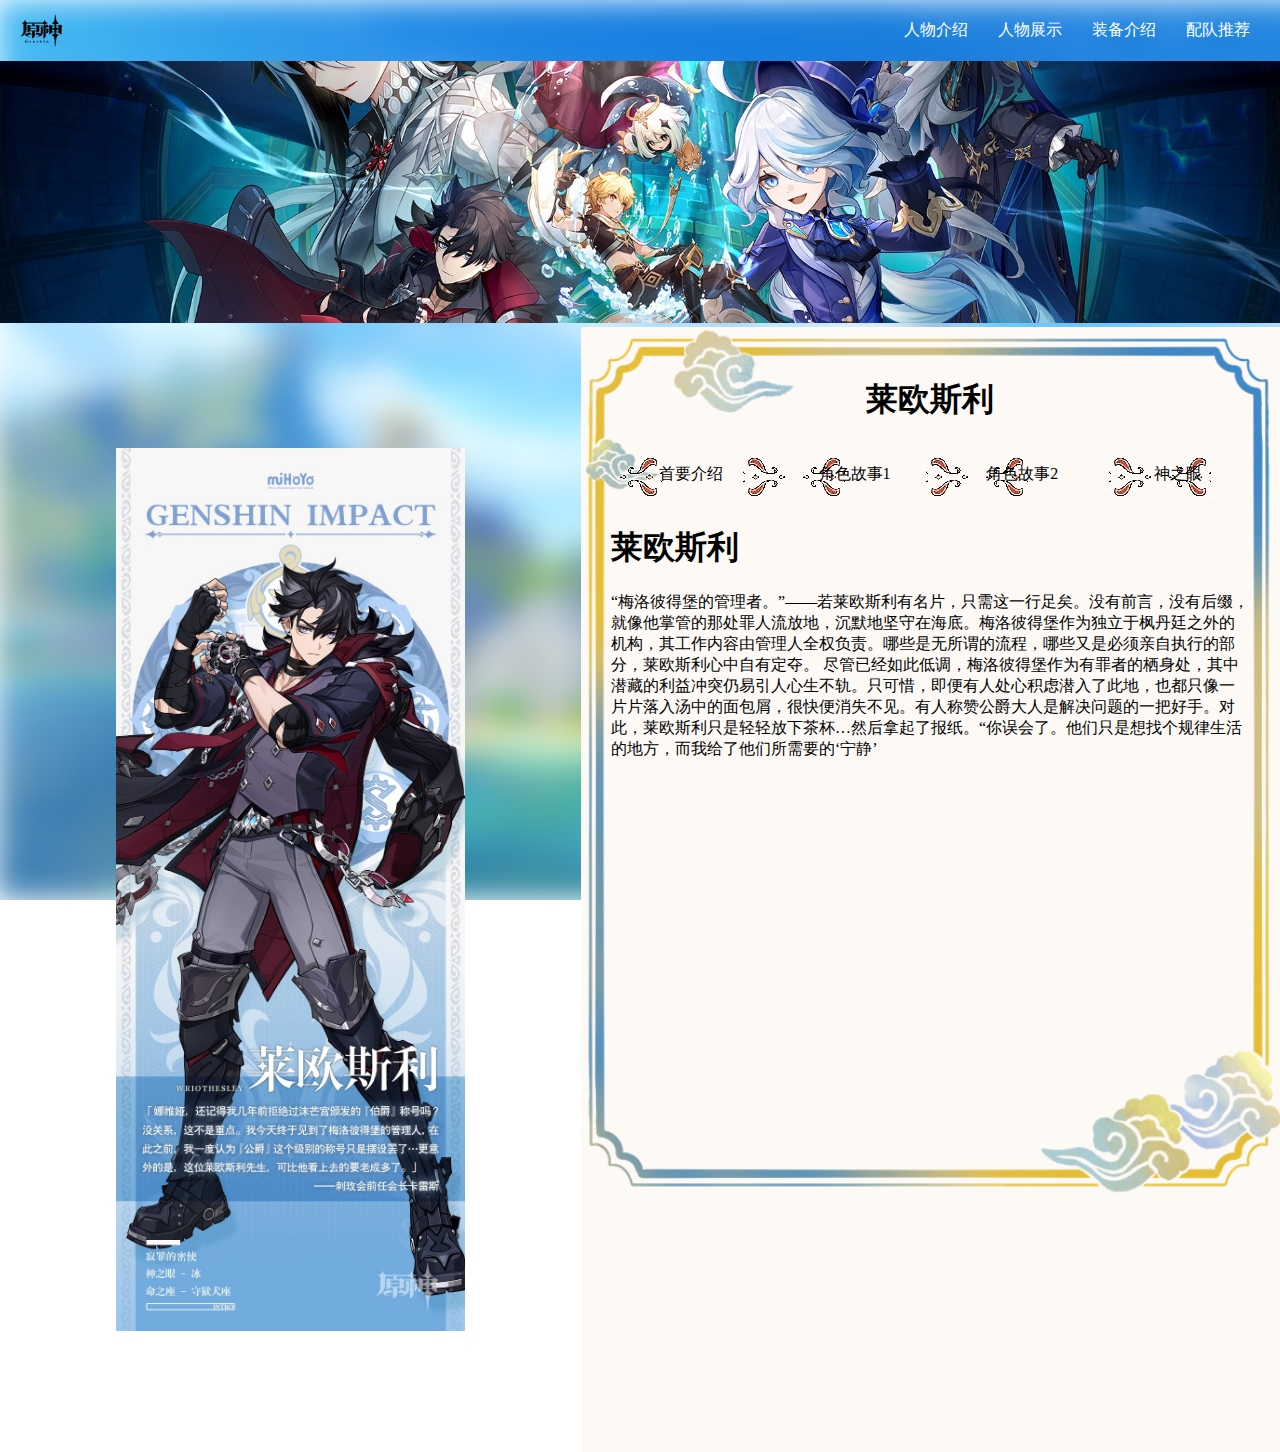
<file: index.html>
<!doctype html>
<html>
    <head>
        <meta charset="utf-8">
        <meta name="viewport" content="width=device-width,initial-scale=1"
        <meta title="人物介绍">
        <link rel="stylesheet" href="style page1.css">
    </head>


    <body>
        <header>
            <div class="navbar">
                <div class="logo"><img src="logo.png"></div>
                
                <div class="nav-links">
                <a href="index.html">人物介绍</a>
                <a href="人物展示.html">人物展示</a>
                <a href="装备介绍.html">装备介绍</a>
                <a href="配队推荐.html">配队推荐</a>
                </div>

            </div>
            
            <img src="banner壁纸.jpeg" width="100%"> 

            <div class="container">
            
                <div class="image-container"></div>
                <div class="text-container">
                    <h1 style="text-align: center;">莱欧斯利</h1>
                    <div class="containerbanner">
                        <div onmouseover="updateContent('intro')">首要介绍</div>
                        <div onmouseover="updateContent('history')">角色故事1</div>
                        <div onmouseover="updateContent('goal')">角色故事2</div>
                        <div onmouseover="updateContent('contact')">神之眼</div>
                    </div>
                    <div class="content" id="content">
                        <h1>莱欧斯利</h1>
                        <p>“梅洛彼得堡的管理者。”——若莱欧斯利有名片，只需这一行足矣。没有前言，没有后缀，就像他掌管的那处罪人流放地，沉默地坚守在海底。梅洛彼得堡作为独立于枫丹廷之外的机构，其工作内容由管理人全权负责。哪些是无所谓的流程，哪些又是必须亲自执行的部分，莱欧斯利心中自有定夺。
                            尽管已经如此低调，梅洛彼得堡作为有罪者的栖身处，其中潜藏的利益冲突仍易引人心生不轨。只可惜，即便有人处心积虑潜入了此地，也都只像一片片落入汤中的面包屑，很快便消失不见。有人称赞公爵大人是解决问题的一把好手。对此，莱欧斯利只是轻轻放下茶杯…然后拿起了报纸。“你误会了。他们只是想找个规律生活的地方，而我给了他们所需要的‘宁静’ </p>
                        <script>
                            function updateContent(section) {
                                const contentElement = document.getElementById('content');
                                switch (section) {
                                    case 'intro':
                                        contentElement.innerHTML = '<h1>关于莱欧斯利</h1><p>一个令检律庭非常欣慰的事实是，枫丹廷的公民大多遵纪守法，梅洛彼得堡并不会出现在他们的人生轨迹上。与此同时，又有一个合情合理还略显悲哀的事实：服刑结束的罪人很难再融入水上的生活，也大多不会主动提起自己在水下的经历。比起具体地点，梅洛彼得堡更像是某种概念，作为警告、不幸与惩罚的象征出现在枫丹俗语套话之中。而掌管概念的人是谁并不重要。<hr>得益于此，莱欧斯利几乎像个隐居者，以极不符合其【公爵】身份的方式生活在枫丹。当人们说着【再捣乱就一拳把你打进梅洛彼得堡】或者【这破事真难做，我还不如去海底拧螺丝】时，这个水下要塞的管理人也许正走在通向咖啡厅的石板路上，准备给自己打包一份下午茶点。</p>';
                                        break;
                                    case 'history':
                                        contentElement.innerHTML = '<h1>角色故事1</h1><p>莱欧斯利并不常离开梅洛彼得堡。凭借亲手建立的信息与关系网，他可以在办公室里坐享他所需的情报与物资。但他也明白一个道理：不能被繁重的事务困死在这里。不然他要么永远合不上眼睛，要么迟早长眠于水下。要想较为轻松地管好这个地方，最重要的只有两样东西：钱和人。<hr>幸运的是，梅洛彼得堡本就是一间巨型工厂，莱欧斯利又十分擅长赚钱，甚至还搭上了沫芒宫这样的好客户。重点关照沫芒宫可算不上仰慕权势，枫丹廷方面根本无权过问梅洛彼得堡的事务，归根结底还是摩拉珍贵，越多越好。所以即使复律庭对文书工作有着严苛到累赘的要求，莱欧斯利也都一一做到了。（原本枫丹动能工程科学研究院需要大量始基矿用作研究材料，或许可以勉强与沫芒宫拼个高下，但自从它变成一块块壮丽的空中景点，便遗憾地退出了合作伙伴的舞台。有缘再会了朋友。）<hr>有钱人最易犯的错误即是高估金钱的能力，变得目中无人。这就是莱欧斯利第二幸运的事情了：他并非天生富有，因而知道与人为善的重要性。他对所有栖身于梅洛彼得堡的人一视同仁。无论是犯人、看守还是普通的工作人员，只要做好与身份相符的事情，他便不会苛责。而反过来讲，若有人涉足超出自己身份的事情，那就有的谈了。水下空间相对闭塞，大多数人无处可去，只能留在这里。可以的话，莱欧斯利希望大家都是讲道理的人。假如语言不起作用，那就用更有说服力的办法。至于人与人之间那些毫无意义却不可避免的纷争与琐事，偶尔放着不管也没关系。脑子清醒的人都知道不应该把事闹大，不清醒的人自有他该去的地方。<hr>就像水体有自净的能力，人群也一样。如此一来，莱欧斯利不仅没有忙到头昏，甚至还空出不少时间。有那么一次，享誉全枫丹的决斗代理人克洛琳德到访时随口问道：「怎么感觉你比我还要清闲？你这公爵的称号不会是买来的吧？」「稍等。」受到质疑的莱欧斯利这样说着，连续开关了三个抽屉，最终窸窸窣窣地抽出几页纸质厚实的文件：「我看看…『…管理有方…纳税积极…』…『…特授此称号…』…你猜怎么着，差不多还真是这样。」</p>';
                                        break;
                                    case 'goal':
                                        contentElement.innerHTML = '<h1>角色故事2</h1><p>在以公正无私著称的枫丹，任何头衔都无法用钱购得。那段闲聊纯属胡扯，只是莱欧斯利与克洛琳德在枯燥的公务往来之余互相挤兑的玩笑话罢了。然而，「公爵」之称虽与交易无关，莱欧斯利接管梅洛彼得堡一事却与「钱」脱不开干系。特许券便是梅洛彼得堡内流通的「钱」。在这里，特许券等于交易媒介，此事由来已久，只是具体内容一直在变。早在莱欧斯利还以囚犯身份留居此地时，特许券的交易更加自由，能够买到的商品种类也更齐全：只要口袋里票子够多，人们甚至可以买到对健康有害的药品、百分百可靠的赌局预测、摇摆不定的人心，以及他人呼吸的权力。<hr>以上种种是非官方交易内容，而官方的部分也自有它的精彩：如果你没有私人渠道，只能去食堂购买昂贵的水和食物，那随之而来的幸运签上写的可不是什么意义不明的谚语，而是实打实、必须在当天完成的额外工作内容。比起钱，特许券在当时更象是前任管理人用于控制犯人的工具。将违背法规的罪犯投入一片无规则的混沌中自行挣扎，听上去确实是种办法，莱欧斯利却不敢苟同。<hr>他自认可以为了生存去适应环境，可假如环境已经不适合生存，他也不会坐以待毙。他用了相当漫长的一段时间在黑拳场上积累了一笔本金，再靠这笔本金赚来更多钱。他善于观察，也擅长说服别人，态度又很谦逊，以至于在大部分人尚未注意到时，他所拥有的特许券就已超过其他人手中的总数了。积累的财富让他在犯人中有了很高的声望。期待已久的结果也随之到来：一夜之间，他的账户惨遭前任梅洛彼得堡管理人清空。<hr>但正如前文所说，莱欧斯利非常擅长说服别人。语言具有煽动性，只要让大家意识到在那种管理之下，所有人——无论贫穷或富有——都有可能遭遇同种不幸，那么就会有人为他说话。而当他表现得足够正直，场面又足够壮观时，其他人为了补足他们内心所缺乏的价值，也会跟着加入进来。于是，以公平、正义和秩序的名义，他向梅洛彼得堡的前任管理人提出决斗。以他们的身份和所处场所来看，这场决斗可以说是名不正言不顺，然而，围观的人群中，无论是犯人还是看守，都无一人提出异议。非常幸运的是，由于前任管理人临阵脱逃，莱欧斯利手上免于再多一条人命；相对不幸的是，那天本应是他服刑结束的日子，但因为管理人的缺失，没有人能为他办理出狱手续。于是他走进那间位于梅洛彼得堡中央的办公室，接管了所有工作。</p>';
                                        break;
                                    case 'contact':
                                        contentElement.innerHTML = '<h1>神之眼</h1><p>站在梅洛彼得堡的登记处前，莱欧斯利将手伸进衣袋——他需要向工作人员出示那张写着他名字、决定他刑期的纸。跟着那张纸被一并取出的，还有一颗手掌大小的玻璃球。…不，这不是什么玻璃球。莱欧斯利眨眨眼，他什么时候有了这种东西？登记处的工作人员轻轻倒吸一口气。那是一名神色严肃的女性，脸上有皱纹，惊讶的表情短暂且克制，握笔的手稳健有力。她的嘴唇动了动，最终还是合上了。莱欧斯利立即想到：她一定有在这里生活的经验。于是他将那颗神之眼尽量握进手心，小声道：「尊敬的女士，请问…」年长的登记员并没有回答。她从他手中抽过那张纸，冷漠地瞟向他身后，似乎在确认下一位要来登记的犯人。然而，录入完必要信息后，她不必要地在递还的文件边缘潦草写到：藏好。莱欧斯利马上又确定了一件事：这里的日子一定比流落街头更难熬。<hr>他对无家可归的生活有一定心得，最难的从不是获得资源，而是留下它们。人总要睡觉，总有无法防备的时候，白天积累的财物常在昏睡后被简单地取走，甚至都称不上是抢劫。神之眼更是不同于一般的财物，肯定会有人基于各种原因对它产生兴趣；拥有神之眼的人也容易吸引不善的目光。之后的日子里，他的疑虑得到了证实。光他听说过的，就有两三起神之眼被盗的情况。关于事件后续和受害人的遭遇，各种传闻不一，莱欧斯利没有表现出更多关心。<hr>他仍然觉得庆幸。但踩在他人悲惨的失败上保全自己，很难令他为此感到真正的高兴。再后来的很长一段时间里，他假装自己从未得到过神明的垂怜。不过是同以前一样的摸爬滚打，他还应付得来。直到年纪与当时相比几乎翻了一倍，他接到了来自沫芒宫的邀请。<hr>按照惯例，任何被授予荣誉称号的公民都要参加一次授勋仪式。像「公爵」这种级别的称号，仪式据说会更夸张。莱欧斯利以职务特殊为借口婉拒了，只想简单地签字并取走证书。在不爱凑热闹和得过且过上，他实在很不像枫丹人。很多个工作日及很多次书信往来后，沫芒宫最终同意了。<hr>离开水下前，莱欧斯利久违地拿起了那颗神之眼。他颠了颠，它比记忆中更轻，也比他的手掌要小了。他在衣服上找了个地方，将它挂了上去。第一个对此表态的是为他授予称号的最高审判官。那维莱特的微笑十分礼貌，恰到好处，但他看起来仍比莱欧斯利本人要更高兴些：「恭喜，你终于找到自己想做的事情了。」莱欧斯利听罢笑了笑，未加说明。</p>';
                                        break;
                                    default:
                                        contentElement.innerHTML = '<h1>莱欧斯利</h1><【>“梅洛彼得堡的管理者。”——若莱欧斯利有名片，只需这一行足矣。没有前言，没有后缀，就像他掌管的那处罪人流放地，沉默地坚守在海底。梅洛彼得堡作为独立于枫丹廷之外的机构，其工作内容由管理人全权负责。哪些是无所谓的流程，哪些又是必须亲自执行的部分，莱欧斯利心中自有定夺。尽管已经如此低调，梅洛彼得堡作为有罪者的栖身处，其中潜藏的利益冲突仍易引人心生不轨。只可惜，即便有人处心积虑潜入了此地，也都只像一片片落入汤中的面包屑，很快便消失不见。有人称赞公爵大人是解决问题的一把好手。对此，莱欧斯利只是轻轻放下茶杯…然后拿起了报纸。“你误会了。他们只是想找个规律生活的地方，而我给了他们所需要的‘宁静’ </p>';
                                }
                            }
                        </script>
                    </div></div>

            </div>
            
        </header>
        
    </body>
</html>
</file>
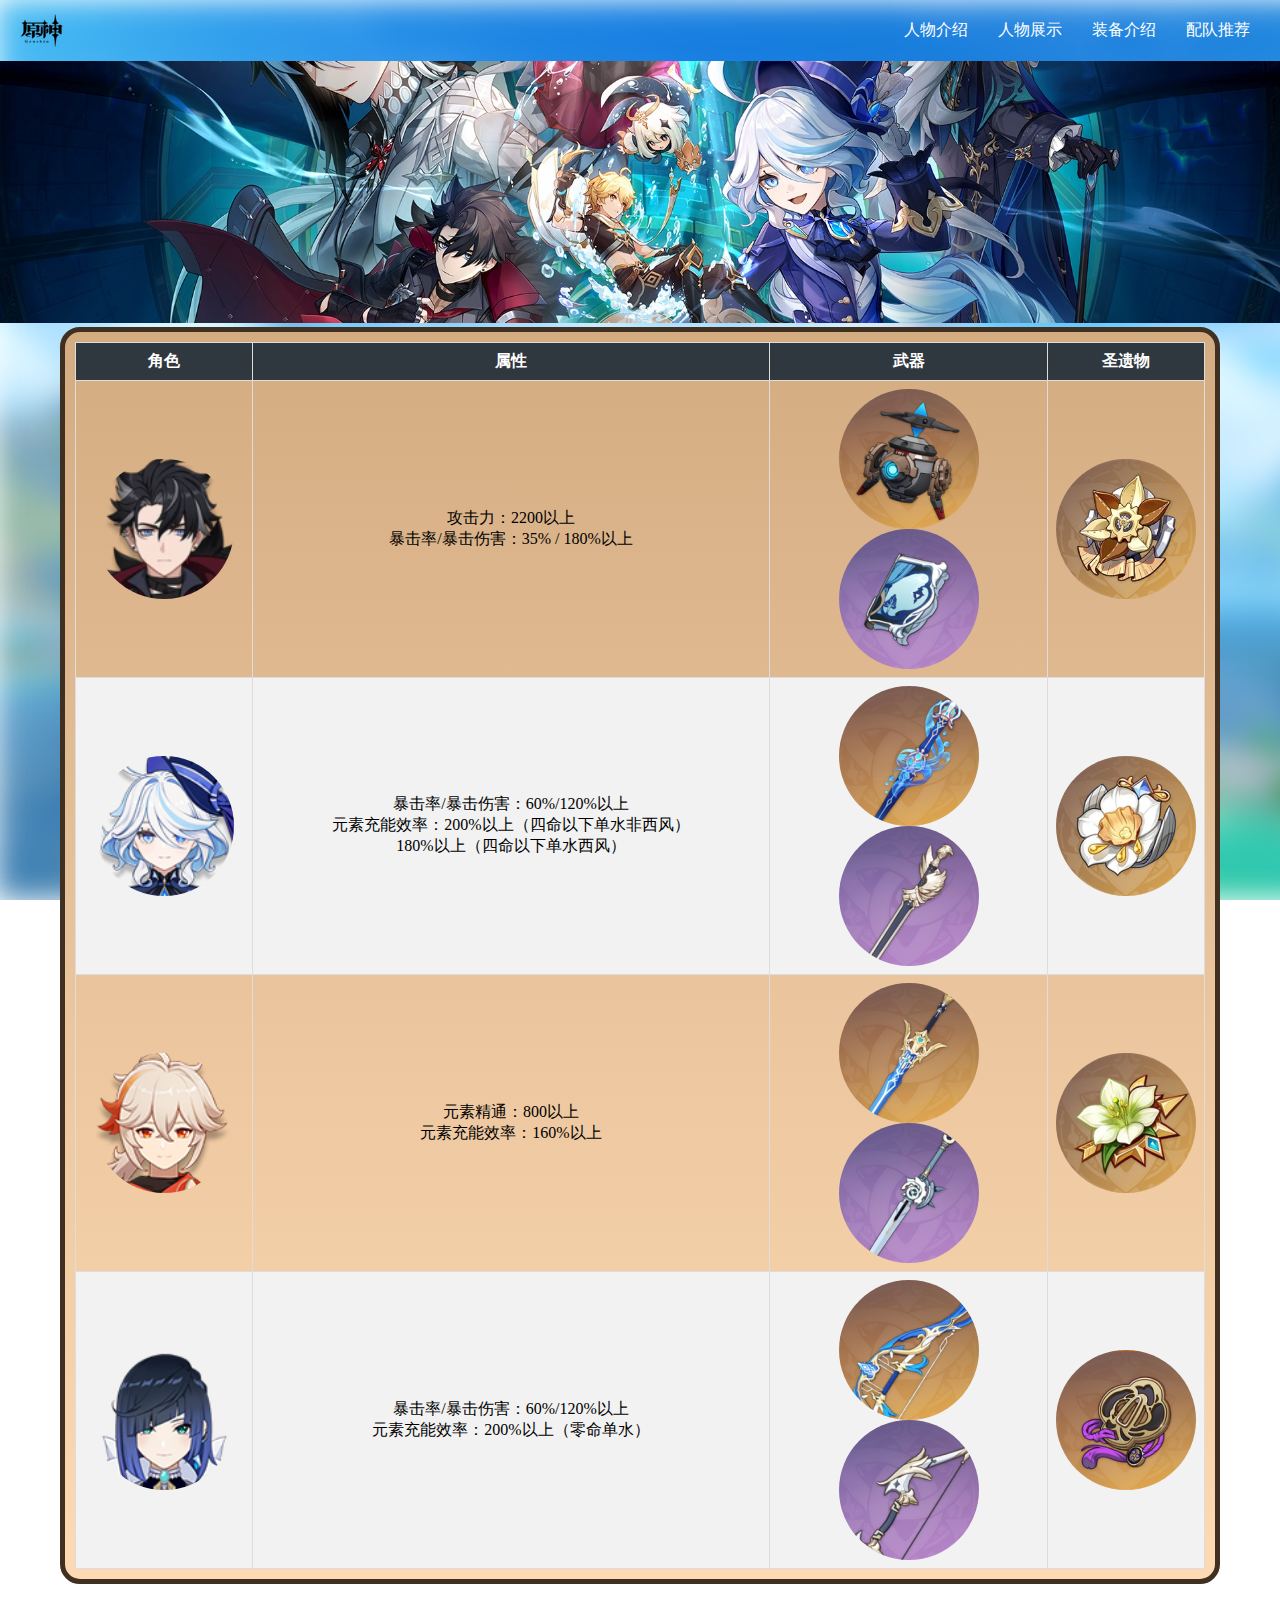
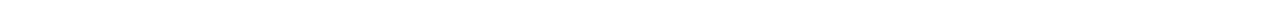
<file: 配队推荐.html>
<!doctype html>
<html>
    <head>
        <meta charset="utf-8">
        <meta name="viewport" content="width=device-width,initial-scale=1"
        <meta title="配队推荐">
        <link rel="stylesheet" href="style page4.css">
    </head>
    
    <body>
        <header>
            <div class="navbar">
                <div class="logo"><img src="logo.png"></div>
                
                <div class="nav-links">
                <a href="index.html">人物介绍</a>
                <a href="人物展示.html">人物展示</a>
                <a href="装备介绍.html">装备介绍</a>
                <a href="配队推荐.html">配队推荐</a>
                </div>
            </div>

            <img src="banner壁纸.jpeg" width="100%"> 
        </header>
        
        <div class="container">
       
            <table>
                <thead>
                    <tr>
                        <th>角色</th>
                        <th>属性</th>
                        <th>武器</th>
                        <th>圣遗物</th>
                    </tr>
                </thead>
                <tbody>
                    <tr>
                        <td><img src="大头照.png"class="character-img"></td>
                        <td>攻击力：2200以上<br>
                            暴击率/暴击伤害：35% / 180%以上</td>
                        <td>
                            <img src="监督大头照.png"class="character-img">
                            <img src="乐章大头照.png"class="character-img">
                        </td>
                        <td><img src="花.png" class="character-img"></td>
                    </tr>
                    <tr>
                        <td><img src="芙芙大头照.png"class="character-img"></td>
                        <td>暴击率/暴击伤害：60%/120%以上<br>
                            元素充能效率：200%以上（四命以下单水非西风）<br>
                            180%以上（四命以下单水西风）</td>
                        <td>
                            <img src="芙芙武器.png" class="character-img">
                            <img src="西风剑.png" class="character-img">
                        </td>
                        <td><img src="剧团.png" class="character-img"></td>
                    </tr>
                    <tr>
                        <td><img src="万叶大头照.png"class="character-img"></td>
                        <td>元素精通：800以上<br>
                            元素充能效率：160%以上</td>
                        <td>
                            <img src="万叶武器.png" class="character-img">
                            <img src="铁蜂刺.png" class="character-img">
                        </td>
                        <td><img src="风套.png" class="character-img"></td>
                    </tr>
                    <tr>
                        <td><img src="夜兰大头照.png"class="character-img"></td>
                        <td>暴击率/暴击伤害：60%/120%以上<br>
                            元素充能效率：200%以上（零命单水）</td>
                        <td>
                            <img src="终末.png" class="character-img">
                            <img src="西风猎弓.png" class="character-img">
                        </td>
                        <td><img src="绝缘.png" class="character-img"></td>
                    </tr>
                </tbody>
            </table>
        </div>
    </body>
</html>
</file>
<file: style page1.css>
body{
    font-family: Cambria, Cochin, Georgia, Times, 'Times New Roman', serif;
    margin: 0;
    padding: 0;
    box-sizing: border-box;
    background-image: url(背景图片.png);
    background-repeat: no-repeat;
    background-size: cover;
    background-attachment: fixed ;}
    

.container{
    display: flex;
    align-items: center;
    align-items: stretch;
    height:125vh}
.image-container {
    flex: 1; 
    background-image: url(莱欧斯利2.jpeg);
    background-size: 60%;
    background-repeat: no-repeat;
    background-position: center; }
.text-container {
    flex: 1.1; 
    padding: 30px; 
    text-align: left;
    background-image:url(外框2.jpg);
    background-position: fixed;
    background-color: #fdf9f5;
    background-size: 100%;
    background-repeat: no-repeat;
    flex-direction: column
}
    
.containerbanner {
    display: flex;
    justify-content: space-around;
    padding: 10px 0;
    background-image: url(标题背景.png);}
.containerbanner div {
    cursor: pointer;
    padding: 10px;}
.content {
    margin-top: 20px;}

.navbar {
    display: flex;
    justify-content: space-between;
    align-items:flex-end;
    background-color: #4382b4,0.8;
    color: white;
    padding: 10px 20px;}
.navbar a {
    color: white;
    text-decoration: none;
    padding: 10px;
    margin-left: 10px;}
.navbar a:hover {
    color:#142c42;}
.nav-links {
    display: flex;
    align-items:end;
    justify-content: flex-end; }
</file>
<file: style page4.css>
body{
    font-family: Cambria, Cochin, Georgia, Times, 'Times New Roman', serif;
    margin: 0;
    padding: 0px;
    box-sizing: border-box;
    background-image: url(背景图片.png);
    background-repeat: no-repeat;
    background-size: cover;
    background-attachment: fixed ;}
    
    .navbar {
        display: flex;
        justify-content: space-between;
        align-items:flex-end;
        background-color: #4382b4,0.8;
        color: white;
        padding: 10px 20px;}
    .navbar a {
        color: white;
        text-decoration: none;
        padding: 10px;
        margin-left: 10px;}
    .navbar a:hover {
        color:#142c42;}
    .nav-links {
        display: flex;
        align-items:end;
        justify-content: flex-end; }
    
    .container{
        height: auto;
        margin-left:60px;
        margin-right:60px;
        margin-bottom: 20px;
        border: 5px solid #3f3022;
        padding: 10px;
        border-radius: 20px;
        background-image:linear-gradient(#d4ac82,#fddab4);}
        
        table {
            width: 100%;
            border-collapse: collapse;}
        
        th, td {
            border: 1px solid #ddd;
            padding: 8px;
            text-align: center;}
        th:first-child, td:first-child {
            width: 160px;}
        
        thead th {
            background-color: #2f373f;
            color: white;}
        th:nth-child(2), td:nth-child(2) {
            width: 500px;}

        
        
        tbody tr:nth-child(even) {
            background-color: #f2f2f2;}

            .character-img {
                border-radius: 50%;
                vertical-align: middle;
                height: 140px;
                width: 140px;}
</file>
